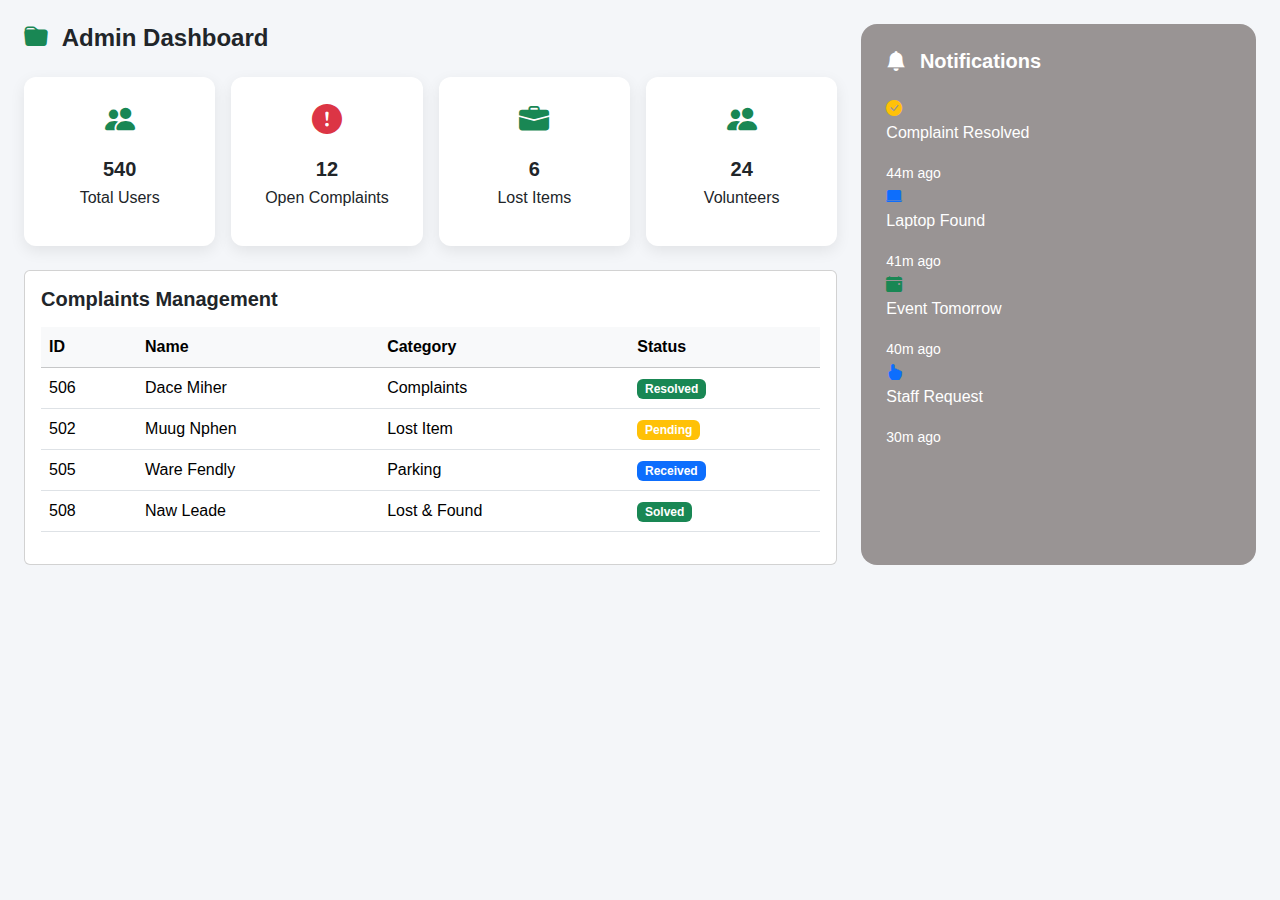
<file: adim.html>
<!DOCTYPE html>
<html lang="en">
<head>
<meta charset="UTF-8">
<meta name="viewport" content="width=device-width, initial-scale=1.0">
<title>Admin Dashboard</title>
<!-- Bootstrap -->
<link href="https://cdn.jsdelivr.net/npm/bootstrap@5.3.2/dist/css/bootstrap.min.css" rel="stylesheet">
<!-- Bootstrap Icons -->
<link href="https://cdn.jsdelivr.net/npm/bootstrap-icons@1.11.3/font/bootstrap-icons.css" rel="stylesheet">
<style>
  body{
    background:#f4f6f9;
    font-family: Arial, Helvetica, sans-serif;
}

/* Stat Cards */
.stat-card{
    padding:20px;
    border:none;
    border-radius:12px;
    text-align:center;
    box-shadow:0 5px 15px rgba(0,0,0,0.08);
}

.stat-card i{
    font-size:30px;
    margin-bottom:10px;
}

.stat-card h5{
    font-weight:bold;
    margin:5px 0;
}

/* Notification Panel */
.notification-card{
    padding:25px;
    border:none;
    border-radius:16px;
    background:rgb(153, 148, 148);
    color:white;
    min-height:100%;
}
</style>
</head>
<body>
<section>
<div class="container-fluid p-4">

<div class="row g-4">

<!-- LEFT SIDE -->
<div class="col-lg-8">

<h4 class="fw-bold mb-4">
<i class="bi bi-folder-fill text-success me-2"></i>
Admin Dashboard
</h4>

<!-- STATS -->
<div class="row g-3">

<div class="col-md-6 col-lg-3">
<div class="card stat-card">
<i class="bi bi-people-fill text-success"></i>
<h5>540</h5>
<p>Total Users</p>
</div>
</div>

<div class="col-md-6 col-lg-3">
<div class="card stat-card">
<i class="bi bi-exclamation-circle-fill text-danger"></i>
<h5>12</h5>
<p>Open Complaints</p>
</div>
</div>

<div class="col-md-6 col-lg-3">
<div class="card stat-card">
<i class="bi bi-briefcase-fill text-success"></i>
<h5>6</h5>
<p>Lost Items</p>
</div>
</div>

<div class="col-md-6 col-lg-3">
<div class="card stat-card">
<i class="bi bi-people-fill text-success"></i>
<h5>24</h5>
<p>Volunteers</p>
</div>
</div>

</div>

<!-- TABLE -->
<div class="card mt-4 p-3">

<h5 class="fw-bold mb-3">Complaints Management</h5>

<div class="table-responsive">
<table class="table align-middle">
<thead class="table-light">
<tr>
<th>ID</th>
<th>Name</th>
<th>Category</th>
<th>Status</th>
</tr>
</thead>

<tbody>

<tr>
<td>506</td>
<td>Dace Miher</td>
<td>Complaints</td>
<td><span class="badge bg-success">Resolved</span></td>
</tr>

<tr>
<td>502</td>
<td>Muug Nphen</td>
<td>Lost Item</td>
<td><span class="badge bg-warning">Pending</span></td>
</tr>

<tr>
<td>505</td>
<td>Ware Fendly</td>
<td>Parking</td>
<td><span class="badge bg-primary">Received</span></td>
</tr>

<tr>
<td>508</td>
<td>Naw Leade</td>
<td>Lost & Found</td>
<td><span class="badge bg-success">Solved</span></td>
</tr>

</tbody>
</table>
</div>

</div>

</div>

<!-- RIGHT SIDE -->
<div class="col-lg-4">

<div class="card notification-card">

<h5 class="fw-bold mb-4">
<i class="bi bi-bell-fill me-2"></i>
Notifications
</h5>

<div class="notification-item">
<i class="bi bi-check-circle-fill text-warning"></i>
<div>
<p>Complaint Resolved</p>
<small>44m ago</small>
</div>
</div>

<div class="notification-item">
<i class="bi bi-laptop-fill text-primary"></i>
<div>
<p>Laptop Found</p>
<small>41m ago</small>
</div>
</div>

<div class="notification-item">
<i class="bi bi-calendar-event-fill text-success"></i>
<div>
<p>Event Tomorrow</p>
<small>40m ago</small>
</div>
</div>

<div class="notification-item">
<i class="bi bi-hand-index-fill text-primary"></i>
<div>
<p>Staff Request</p>
<small>30m ago</small>
</div>
</div>
</div>
</div>
</div>
</div>
</section>
</body>
</html>
</file>
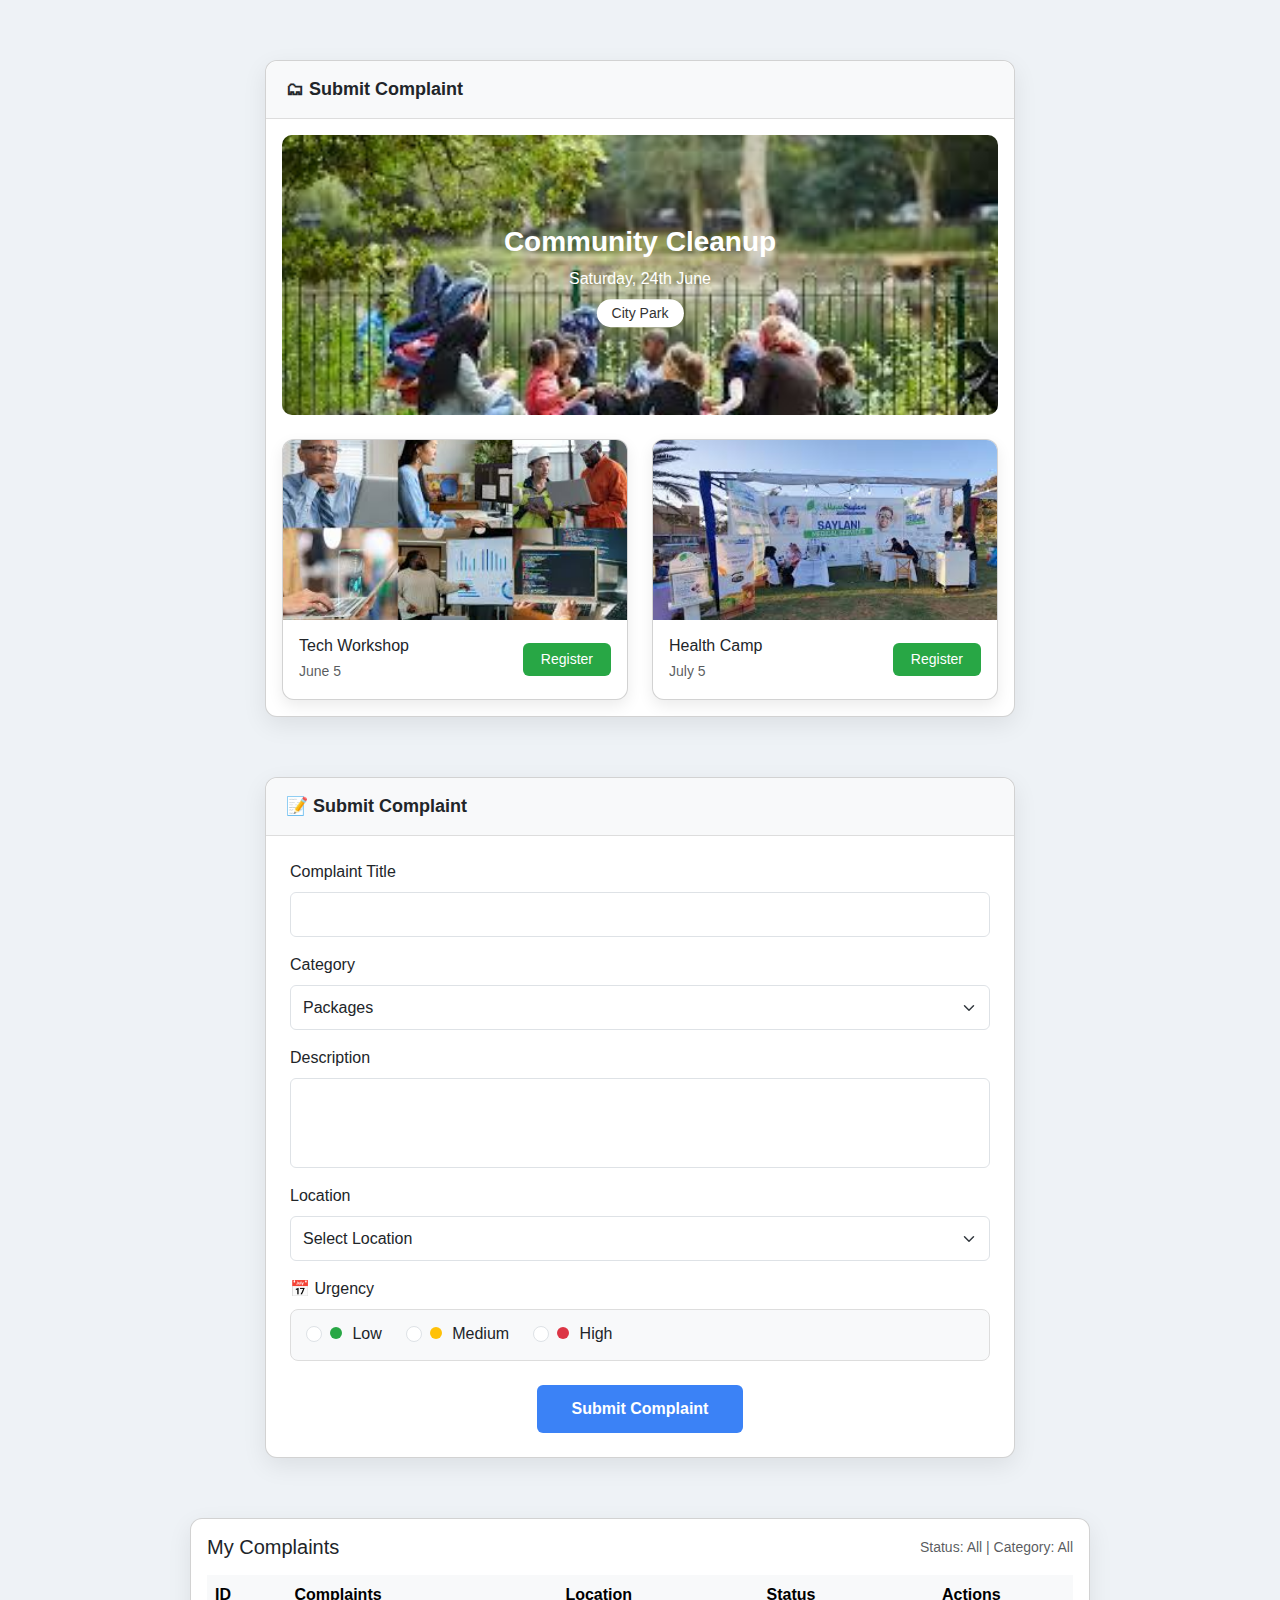
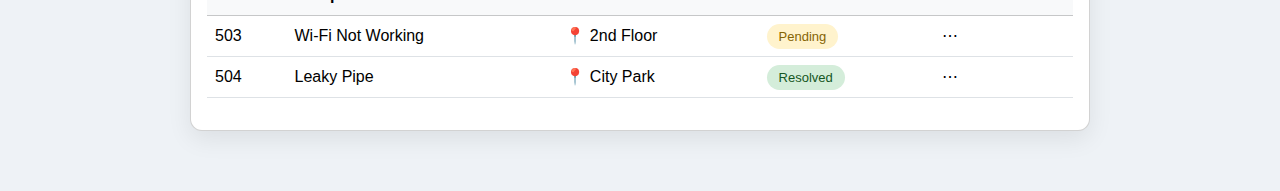
<file: complain.html>
<!DOCTYPE html>
<html lang="en">
<head>
  <meta charset="UTF-8">
  <meta name="viewport" content="width=device-width, initial-scale=1.0">
  <title>Submit Complaint</title>
  <!-- Bootstrap 5 CDN -->
  <link href="https://cdn.jsdelivr.net/npm/bootstrap@5.3.2/dist/css/bootstrap.min.css" rel="stylesheet">
  <style>
    body {
      background-color: #eef2f6;
      font-family: Arial, Helvetica, sans-serif;
    }

    .main-card {
      max-width: 900px;
      margin: 60px auto;
      border-radius: 12px;
      box-shadow: 0 10px 25px rgba(0,0,0,0.08);
      overflow: hidden;
    }

    .card-header-custom {
      background: #f8f9fa;
      padding: 15px 20px;
      font-weight: 600;
      font-size: 18px;
      border-bottom: 1px solid #ddd;
    }

    /* Hero Section */
    .hero {
      position: relative;
      border-radius: 10px;
      overflow: hidden;
    }

    .hero img {
      width: 100%;
      height: 280px;
      object-fit: cover;
    }

    .hero-content {
      position: absolute;
      top: 50%;
      left: 50%;
      transform: translate(-50%, -50%);
      color: #fff;
      text-align: center;
    }

    .hero-content h3 {
      font-weight: 600;
    }

    .hero-content p {
      margin-bottom: 10px;
    }

    .hero-content .badge-location {
      background: #ffffff;
      color: #333;
      padding: 6px 15px;
      border-radius: 20px;
      font-size: 14px;
      font-weight: 500;
    }

    /* Event Cards */
    .event-card {
      border-radius: 12px;
      overflow: hidden;
      box-shadow: 0 6px 15px rgba(0,0,0,0.08);
      transition: 0.3s;
    }

    .event-card:hover {
      transform: translateY(-5px);
    }

    .event-card img {
      height: 180px;
      object-fit: cover;
    }

    .register-btn {
      background-color: #28a745;
      border: none;
      padding: 6px 18px;
      border-radius: 6px;
      font-size: 14px;
    }

    .register-btn:hover {
      background-color: #218838;
    }

    @media (max-width: 576px) {
      .main-card {
        margin: 20px;
      }

      .hero img {
        height: 200px;
      }
    }

      body {
      background: #eef2f6;
      font-family: Arial, Helvetica, sans-serif;
    }

    .main-card {
      max-width: 750px;
      margin: 60px auto;
      border-radius: 12px;
      box-shadow: 0 8px 25px rgba(0,0,0,0.08);
    }

    .card-header-custom {
      background: #f8f9fa;
      padding: 15px 20px;
      font-weight: 600;
      font-size: 18px;
      border-bottom: 1px solid #ddd;
      border-radius: 12px 12px 0 0;
    }

    .form-control, .form-select {
      height: 45px;
      border-radius: 6px;
    }

    textarea.form-control {
      height: 90px;
      resize: none;
    }

    .urgency-box {
      background: #f8f9fa;
      border: 1px solid #ddd;
      border-radius: 8px;
      padding: 12px 15px;
    }

    .dot {
      width: 12px;
      height: 12px;
      border-radius: 50%;
      display: inline-block;
      margin-right: 6px;
    }

    .low { background: #28a745; }
    .medium { background: #ffc107; }
    .high { background: #dc3545; }

    .submit-btn {
      background: #3b82f6;
      border: none;
      padding: 12px 35px;
      border-radius: 6px;
      font-weight: 600;
      transition: 0.3s;
    }

    .submit-btn:hover {
      background: #2563eb;
    }

    .table-card {
      max-width: 900px;
      margin: 30px auto 60px auto;
      border-radius: 12px;
      box-shadow: 0 8px 25px rgba(0,0,0,0.08);
    }

    .status-badge {
      padding: 5px 12px;
      border-radius: 20px;
      font-size: 13px;
      font-weight: 500;
    }

    .pending {
      background: #fff3cd;
      color: #856404;
    }

    .resolved {
      background: #d4edda;
      color: #155724;
    }

    @media(max-width:576px){
      .main-card,
      .table-card{
        margin:20px;
      }
    }
  </style>
</head>
<body>

<section>
<div class="container">
  <div class="card main-card">
    <!-- Header -->
    <div class="card-header-custom">
      🗂 Submit Complaint
    </div>

    <div class="card-body">

      <!-- Hero Section -->
      <div class="hero mb-4">
        <img src="./images/image1.jpeg" alt="Community Cleanup">
        <div class="hero-content">
          <h3>Community Cleanup</h3>
          <p>Saturday, 24th June</p>
          <span class="badge-location">City Park</span>
        </div>
      </div>

      <!-- Event Cards -->
      <div class="row g-4">

        <!-- Card 1 -->
        <div class="col-md-6">
          <div class="card event-card">
            <img src="./images/imag2.jpeg" class="card-img-top" alt="parkimage">
            <div class="card-body d-flex justify-content-between align-items-center">
              <div>
                <h6 class="mb-1">Tech Workshop</h6>
                <small class="text-muted">June 5</small>
              </div>
              <button class="btn register-btn text-white">Register</button>
            </div>
          </div>
        </div>

        <!-- Card 2 -->
        <div class="col-md-6">
          <div class="card event-card">
            <img src="./images/image3.jpeg" class="card-img-top" alt="techimages">
            <div class="card-body d-flex justify-content-between align-items-center">
              <div>
                <h6 class="mb-1">Health Camp</h6>
                <small class="text-muted">July 5</small>
              </div>
              <button class="btn register-btn text-white">Register</button>
            </div>
          </div>
        </div>
    </div>
    </div>
  </div>
</div>
</section>
<section>
<div class="container">
  <!-- Submit Complaint Card -->
  <div class="card main-card">
    <div class="card-header-custom">
      📝 Submit Complaint
    </div>
    <div class="card-body p-4">
      <form>

        <!-- Complaint Title -->
        <div class="mb-3">
          <label class="form-label">Complaint Title</label>
          <input type="text" class="form-control">
        </div>

        <!-- Category -->
        <div class="mb-3">
          <label class="form-label">Category</label>
          <select class="form-select">
            <option selected>Packages</option>
            <option>Maintenance</option>
            <option>Cleaning</option>
          </select>
        </div>

        <!-- Description -->
        <div class="mb-3">
          <label class="form-label">Description</label>
          <textarea class="form-control"></textarea>
        </div>

        <!-- Location -->
        <div class="mb-3">
          <label class="form-label">Location</label>
          <select class="form-select">
            <option selected>Select Location</option>
            <option>1st Floor</option>
            <option>Parking Area</option>
          </select>
        </div>

        <!-- Urgency -->
        <div class="mb-4">
          <label class="form-label">📅 Urgency</label>
          <div class="urgency-box d-flex gap-4 flex-wrap">

            <div class="form-check">
              <input class="form-check-input" type="radio" name="urgency">
              <label class="form-check-label">
                <span class="dot low"></span> Low
              </label>
            </div>

            <div class="form-check">
              <input class="form-check-input" type="radio" name="urgency">
              <label class="form-check-label">
                <span class="dot medium"></span> Medium
              </label>
            </div>

            <div class="form-check">
              <input class="form-check-input" type="radio" name="urgency">
              <label class="form-check-label">
                <span class="dot high"></span> High
              </label>
            </div>

          </div>
        </div>

        <!-- Button -->
        <div class="text-center">
          <button type="submit" class="btn submit-btn text-white">
            Submit Complaint
          </button>
        </div>

      </form>

    </div>
  </div>

  <!-- My Complaints Table -->
  <div class="card table-card">

    <div class="card-body">

      <div class="d-flex justify-content-between align-items-center flex-wrap mb-3">
        <h5 class="mb-2 mb-md-0">My Complaints</h5>
        <small class="text-muted">
          Status: All | Category: All
        </small>
      </div>

      <div class="table-responsive">
        <table class="table align-middle">
          <thead class="table-light">
            <tr>
              <th>ID</th>
              <th>Complaints</th>
              <th>Location</th>
              <th>Status</th>
              <th>Actions</th>
            </tr>
          </thead>
          <tbody>
            <tr>
              <td>503</td>
              <td>Wi-Fi Not Working</td>
              <td>📍 2nd Floor</td>
              <td><span class="status-badge pending">Pending</span></td>
              <td>⋯</td>
            </tr>

            <tr>
              <td>504</td>
              <td>Leaky Pipe</td>
              <td>📍 City Park</td>
              <td><span class="status-badge resolved">Resolved</span></td>
              <td>⋯</td>
            </tr>
          </tbody>
        </table>
      </div>
    </div>
  </div>
</div>
</section>
</body>
</html>
</file>
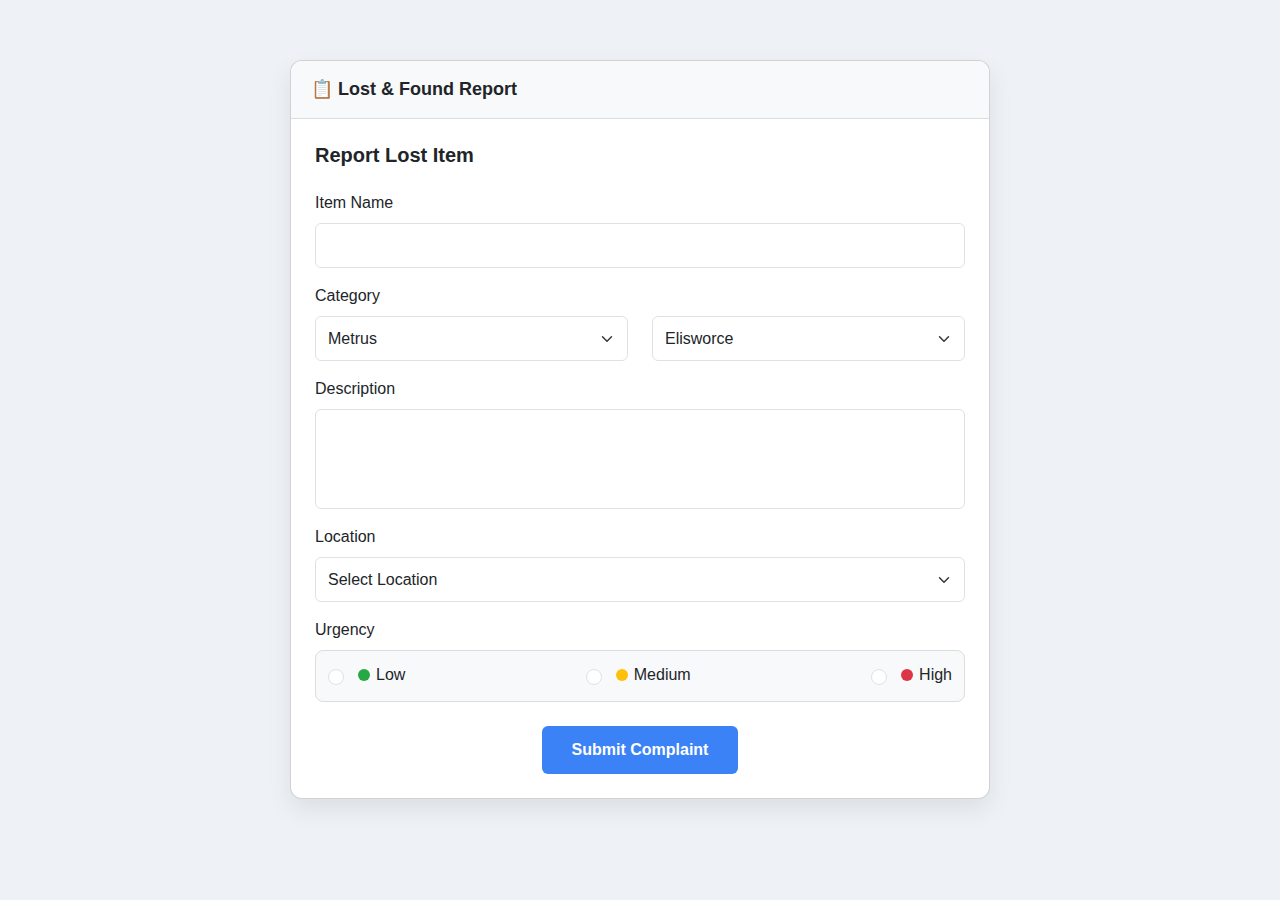
<file: lost.html>
<!DOCTYPE html>
<html lang="en">
<head>
  <meta charset="UTF-8">
  <meta name="viewport" content="width=device-width, initial-scale=1.0">
  <title>Lost & Found Report</title>
  <!-- Bootstrap 5 CDN -->
  <link href="https://cdn.jsdelivr.net/npm/bootstrap@5.3.2/dist/css/bootstrap.min.css" rel="stylesheet">

  <style>
    body {
      background-color: #eef1f5;
      font-family: Arial, Helvetica, sans-serif;
    }

    .main-card {
      max-width: 700px;
      margin: 60px auto;
      border-radius: 12px;
      box-shadow: 0 10px 25px rgba(0,0,0,0.08);
    }

    .card-header-custom {
      background-color: #f8f9fa;
      border-bottom: 1px solid #ddd;
      font-weight: 600;
      font-size: 18px;
      padding: 15px 20px;
      border-radius: 12px 12px 0 0;
    }

    .form-control, .form-select {
      height: 45px;
      border-radius: 6px;
    }

    textarea.form-control {
      height: 100px;
      resize: none;
    }

    .urgency-box {
      border: 1px solid #ddd;
      border-radius: 8px;
      padding: 12px;
      background-color: #f8f9fa;
    }

    .urgency-option {
      display: flex;
      align-items: center;
      gap: 6px;
      font-weight: 500;
    }

    .dot {
      width: 12px;
      height: 12px;
      border-radius: 50%;
      display: inline-block;
    }

    .low { background-color: #28a745; }
    .medium { background-color: #ffc107; }
    .high { background-color: #dc3545; }

    .submit-btn {
      background-color: #3b82f6;
      border: none;
      padding: 12px 30px;
      border-radius: 6px;
      font-weight: 600;
      transition: 0.3s;
    }

    .submit-btn:hover {
      background-color: #2563eb;
    }

    @media (max-width: 576px) {
      .main-card {
        margin: 20px;
      }
    }
  </style>
</head>
<body>
<section>
<div class="container">
  <div class="card main-card">
    
    <div class="card-header-custom">
      📋 Lost & Found Report
    </div>

    <div class="card-body p-4">

      <h5 class="mb-4 fw-semibold">Report Lost Item</h5>

      <form>
        <!-- Item Name -->
        <div class="mb-3">
          <label class="form-label">Item Name</label>
          <input type="text" class="form-control">
        </div>

        <!-- Category Row -->
        <div class="row mb-3">
          <div class="col-md-6 mb-3 mb-md-0">
            <label class="form-label">Category</label>
            <select class="form-select">
              <option selected>Metrus</option>
              <option>Electronics</option>
              <option>Wallet</option>
            </select>
          </div>

          <div class="col-md-6">
            <label class="form-label">&nbsp;</label>
            <select class="form-select">
              <option selected>Elisworce</option>
              <option>Option 2</option>
            </select>
          </div>
        </div>

        <!-- Description -->
        <div class="mb-3">
          <label class="form-label">Description</label>
          <textarea class="form-control"></textarea>
        </div>

        <!-- Location -->
        <div class="mb-3">
          <label class="form-label">Location</label>
          <select class="form-select">
            <option selected>Select Location</option>
            <option>Office</option>
            <option>Park</option>
          </select>
        </div>

        <!-- Urgency -->
        <div class="mb-4">
          <label class="form-label">Urgency</label>
          <div class="urgency-box d-flex justify-content-between flex-wrap">
            
            <div class="form-check urgency-option">
              <input class="form-check-input me-2" type="radio" name="urgency">
              <span class="dot low"></span> Low
            </div>

            <div class="form-check urgency-option">
              <input class="form-check-input me-2" type="radio" name="urgency">
              <span class="dot medium"></span> Medium
            </div>

            <div class="form-check urgency-option">
              <input class="form-check-input me-2" type="radio" name="urgency">
              <span class="dot high"></span> High
            </div>

          </div>
        </div>

        <!-- Button -->
        <div class="text-center">
          <button type="submit" class="btn submit-btn text-white">
            Submit Complaint
          </button>
        </div>

      </form>

    </div>
  </div>
</div>
</section>
</body>
</html>
</file>
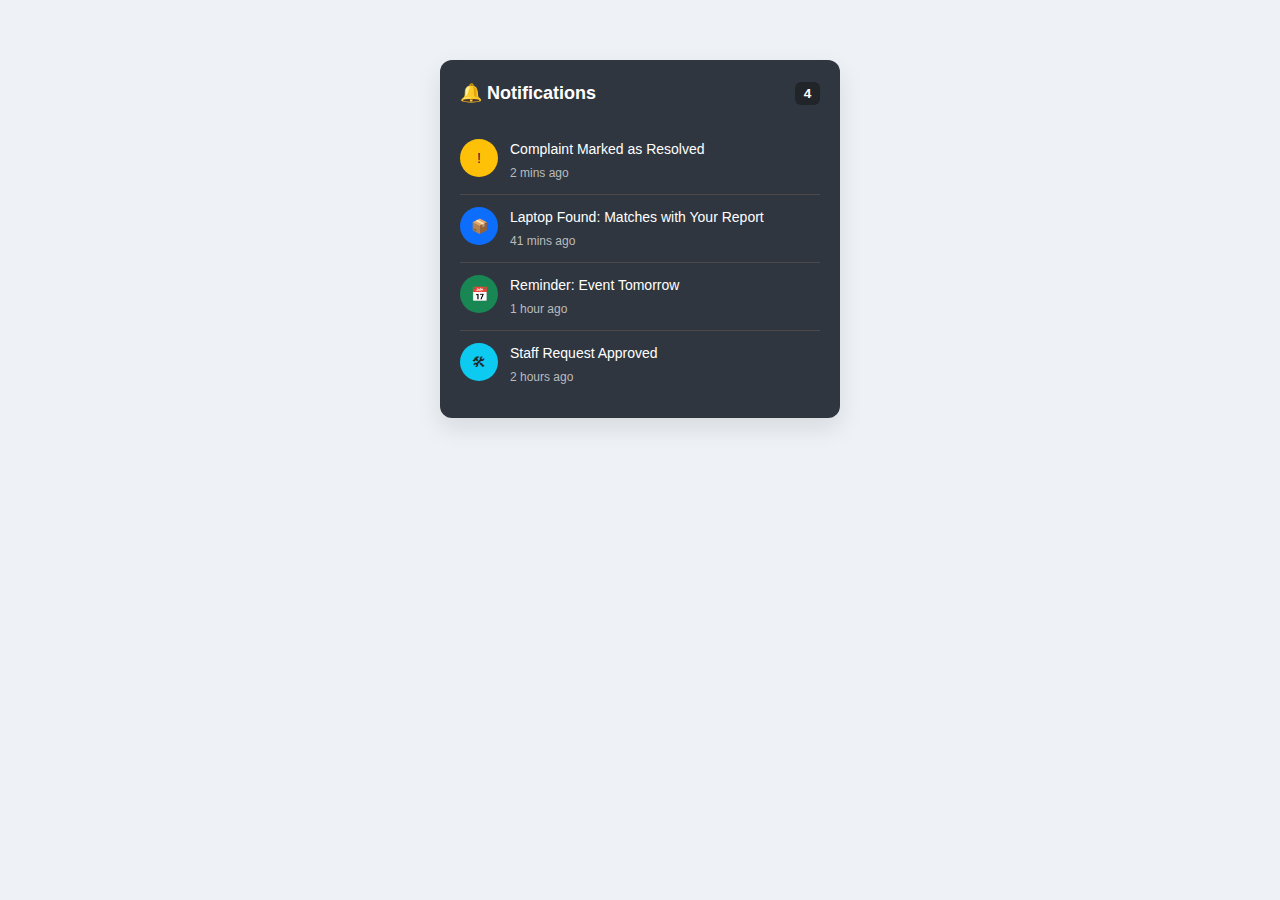
<file: notiication.html>
<!DOCTYPE html>
<html lang="en">
<head>
  <meta charset="UTF-8">
  <meta name="viewport" content="width=device-width, initial-scale=1.0">
  <title>Notifications</title>
  <!-- Bootstrap 5 CDN -->
  <link href="https://cdn.jsdelivr.net/npm/bootstrap@5.3.2/dist/css/bootstrap.min.css" rel="stylesheet">
  <style>
    body{
      background:#eef2f6;
      font-family: Arial, Helvetica, sans-serif;
    }

    .notification-wrapper{
      max-width:400px;
      margin:60px auto;
    }

    .notification-panel{
      background:#2f3640;
      color:#fff;
      border-radius:12px;
      padding:20px;
      box-shadow:0 10px 25px rgba(0,0,0,0.1);
    }

    .notification-title{
      font-weight:600;
      font-size:18px;
      margin-bottom:20px;
      display:flex;
      justify-content:space-between;
      align-items:center;
    }

    .notification-item{
      display:flex;
      gap:12px;
      padding:12px 0;
      border-bottom:1px solid rgba(83, 76, 76, 0.87);
    }

    .notification-item:last-child{
      border-bottom:none;
    }

    .notification-icon{
      width:38px;
      height:38px;
      border-radius:50%;
      display:flex;
      align-items:center;
      justify-content:center;
      font-size:14px;
      flex-shrink:0;
    }

    .notification-text{
      font-size:14px;
    }

    .notification-text small{
      display:block;
      color:#bbb;
      margin-top:4px;
      font-size:12px;
    }

    /* Responsive */
    @media(max-width:576px){
      .notification-wrapper{
        margin:20px;
      }
    }
  </style>
</head>
<body>
<section>
<div class="container">
  <div class="notification-wrapper">

    <div class="notification-panel">

      <div class="notification-title">
        🔔 Notifications
        <span class="badge bg-dark">4</span>
      </div>

      <!-- Notification 1 -->
      <div class="notification-item">
        <div class="notification-icon bg-warning text-dark">!</div>
        <div class="notification-text">
          Complaint Marked as Resolved
          <small>2 mins ago</small>
        </div>
      </div>

      <!-- Notification 2 -->
      <div class="notification-item">
        <div class="notification-icon bg-primary">📦</div>
        <div class="notification-text">
          Laptop Found: Matches with Your Report
          <small>41 mins ago</small>
        </div>
      </div>

      <!-- Notification 3 -->
      <div class="notification-item">
        <div class="notification-icon bg-success">📅</div>
        <div class="notification-text">
          Reminder: Event Tomorrow
          <small>1 hour ago</small>
        </div>
      </div>

      <!-- Notification 4 -->
      <div class="notification-item">
        <div class="notification-icon bg-info text-dark">🛠</div>
        <div class="notification-text">
          Staff Request Approved
          <small>2 hours ago</small>
        </div>
      </div>
    </div>
  </div>
</div>
</section>
</body>
</html>
</file>
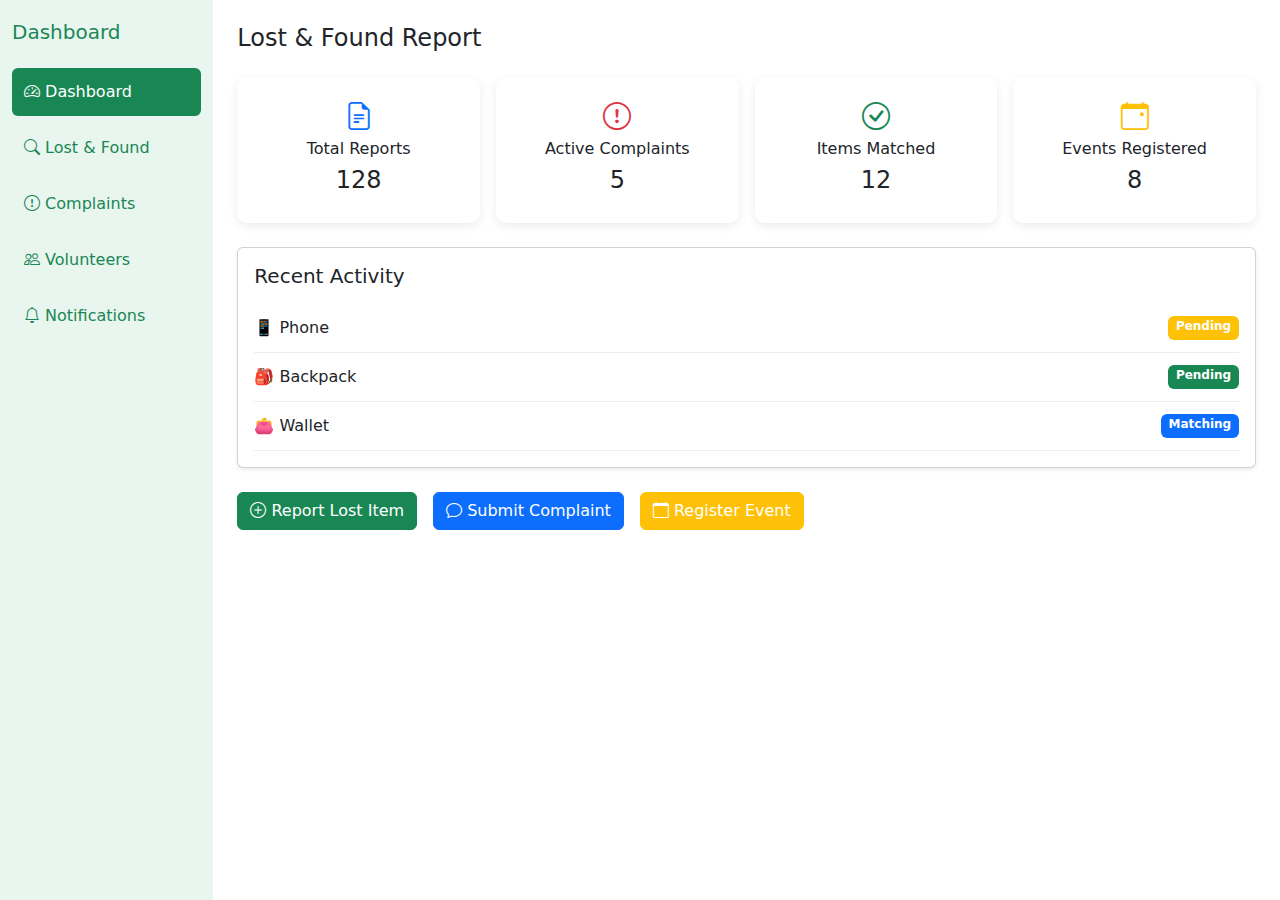
<file: student.html>
<!DOCTYPE html>
<html lang="en">
<head>
<meta charset="UTF-8">
<meta name="viewport" content="width=device-width, initial-scale=1">
<title>Lost & Found Dashboard</title>
<link rel="stylesheet" href="style1.css">
<!-- Bootstrap 5 CDN -->
<link href="https://cdn.jsdelivr.net/npm/bootstrap@5.3.2/dist/css/bootstrap.min.css" rel="stylesheet">
<!-- Bootstrap CDN -->
<link href="https://cdn.jsdelivr.net/npm/bootstrap@5.3.2/dist/css/bootstrap.min.css" rel="stylesheet">
<!-- Icons -->
<link href="https://cdn.jsdelivr.net/npm/bootstrap-icons@1.11.1/font/bootstrap-icons.css" rel="stylesheet">
</head>
<body>
<section>
<div class="container-fluid">
<div class="row">
<!-- Sidebar -->
<div class="col-lg-2 col-md-3 sidebar">
    <h5 class="mb-4 text-success">Dashboard</h5>
    <a href="index.html" class="active"><i class="bi bi-speedometer2"></i> Dashboard</a>
    <a href="lost.html"><i class="bi bi-search"></i> Lost & Found</a>
    <a href ="complain.html"><i class="bi bi-exclamation-circle"></i> Complaints</a>
    <a href="adim.html"><i class="bi bi-people"></i> Volunteers</a>
    <a href="notiication.html"><i class="bi bi-bell"></i> Notifications</a>
</div>
<!-- Main Content -->
<div class="col-lg-10 col-md-9 p-4">
<h4 class="mb-4">Lost & Found Report</h4>
<!-- Stats -->
<div class="row g-3 mb-4">
<div class="col-lg-3 col-md-6">
<div class="stat-card">
<i class="bi bi-file-earmark-text fs-3 text-primary"></i>
<h6>Total Reports</h6>
<h4>128</h4>
</div>
</div>

<div class="col-lg-3 col-md-6">
<div class="stat-card">
<i class="bi bi-exclamation-circle fs-3 text-danger"></i>
<h6>Active Complaints</h6>
<h4>5</h4>
</div>
</div>

<div class="col-lg-3 col-md-6">
<div class="stat-card">
<i class="bi bi-check-circle fs-3 text-success"></i>
<h6>Items Matched</h6>
<h4>12</h4>
</div>
</div>

<div class="col-lg-3 col-md-6">
<div class="stat-card">
<i class="bi bi-calendar-event fs-3 text-warning"></i>
<h6>Events Registered</h6>
<h4>8</h4>
</div>
</div>

</div>

<!-- Recent Activity -->
<div class="card shadow-sm mb-4">
<div class="card-body">

<h5 class="mb-3">Recent Activity</h5>

<div class="activity-item">
<span>📱 Phone</span>
<span class="badge bg-warning">Pending</span>
</div>

<div class="activity-item">
<span>🎒 Backpack</span>
<span class="badge bg-success">Pending</span>
</div>

<div class="activity-item">
<span>👛 Wallet</span>
<span class="badge bg-primary">Matching</span>
</div>

</div>
</div>

<!-- Buttons -->
<div class="d-flex flex-wrap gap-3">

<a href="lost.html"><button class="btn btn-success action-btn">
<i class="bi bi-plus-circle"></i> Report Lost Item
</button></a>

<a href="complain.html"><button class="btn btn-primary action-btn">
<i class="bi bi-chat"></i> Submit Complaint
</button></a>

<a href="index.html"><button class="btn btn-warning action-btn text-white action-btn">
<i class="bi bi-calendar"></i> Register Event
</button></a>
</div>
</div>
</div>
</div>
</section>
</body>
</html>
</file>
<file: style1.css>
/* Main Background */
body{
    background:#f4f7f6;
    font-family:Arial, sans-serif;
}

/* Sidebar */
.sidebar{
    background:#e9f6ef;
    min-height:100vh;
    padding:20px;
}

.sidebar a{
    display:block;
    padding:12px;
    color:#198754;
    text-decoration:none;
    margin-bottom:8px;
    border-radius:6px;
    font-weight:500;
}

.sidebar a.active,
.sidebar a:hover{
    background:#198754;
    color:white;
}

/* Cards */
.stat-card{
    background:white;
    padding:20px;
    border-radius:10px;
    box-shadow:0 3px 10px rgba(0,0,0,0.08);
    text-align:center;
}

/* Activity */
.activity-item{
    display:flex;
    justify-content:space-between;
    padding:12px 0;
    border-bottom:1px solid #eee;
}

/* Buttons */
.action-btn{
    border-radius:25px;
    padding:10px 25px;
    font-weight:500;
}
</file>
